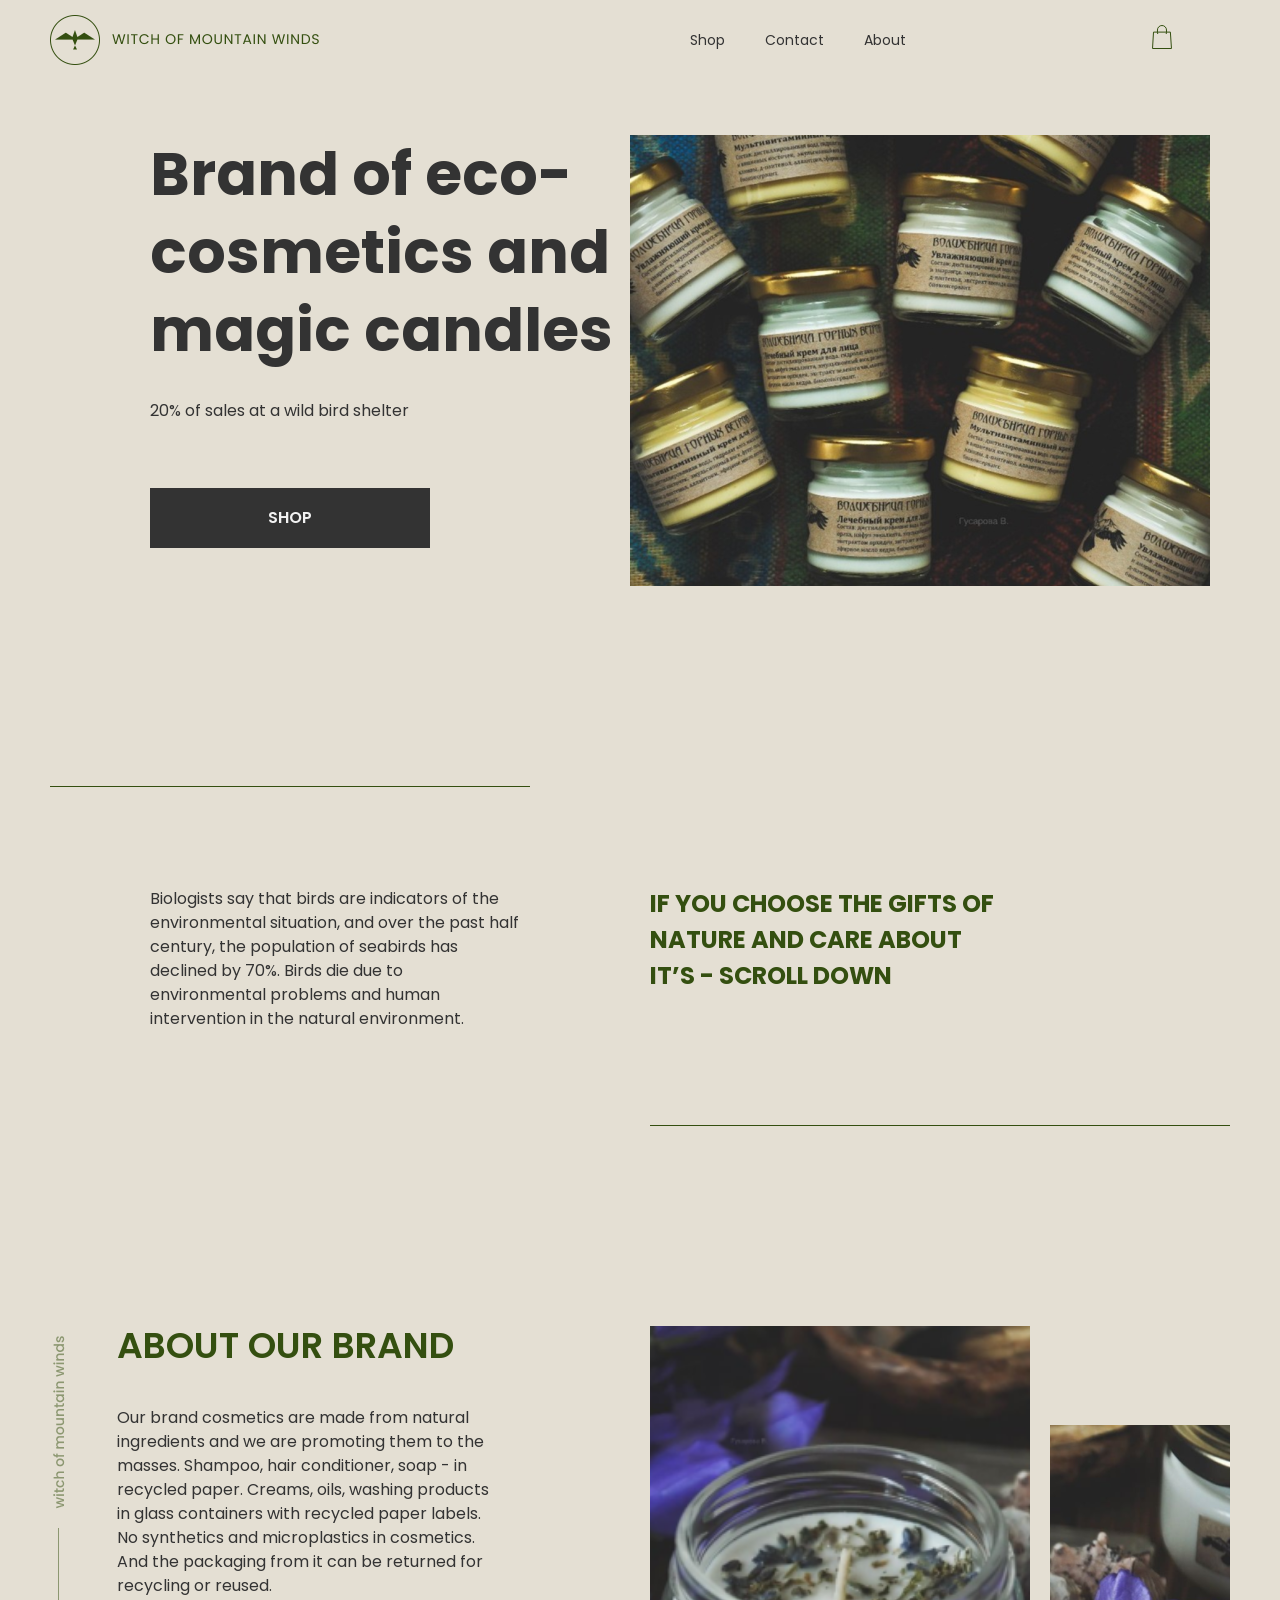
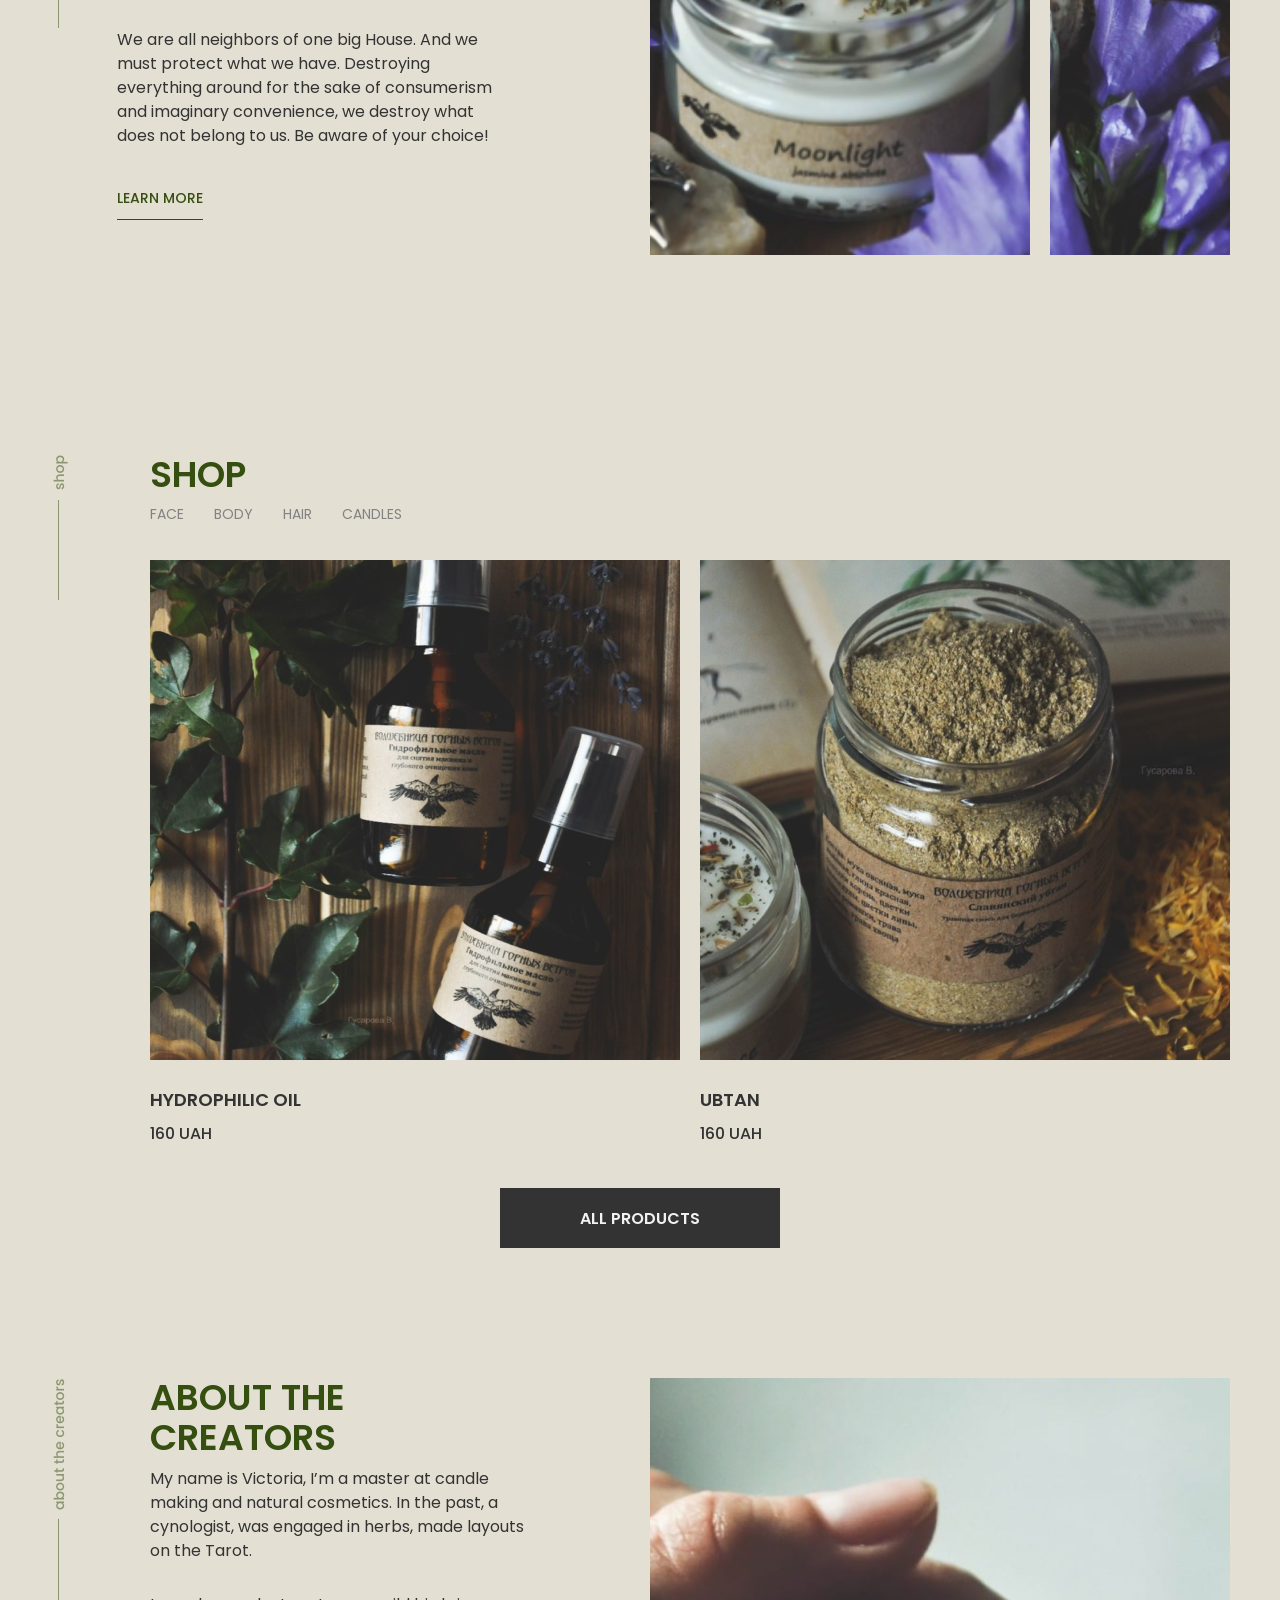
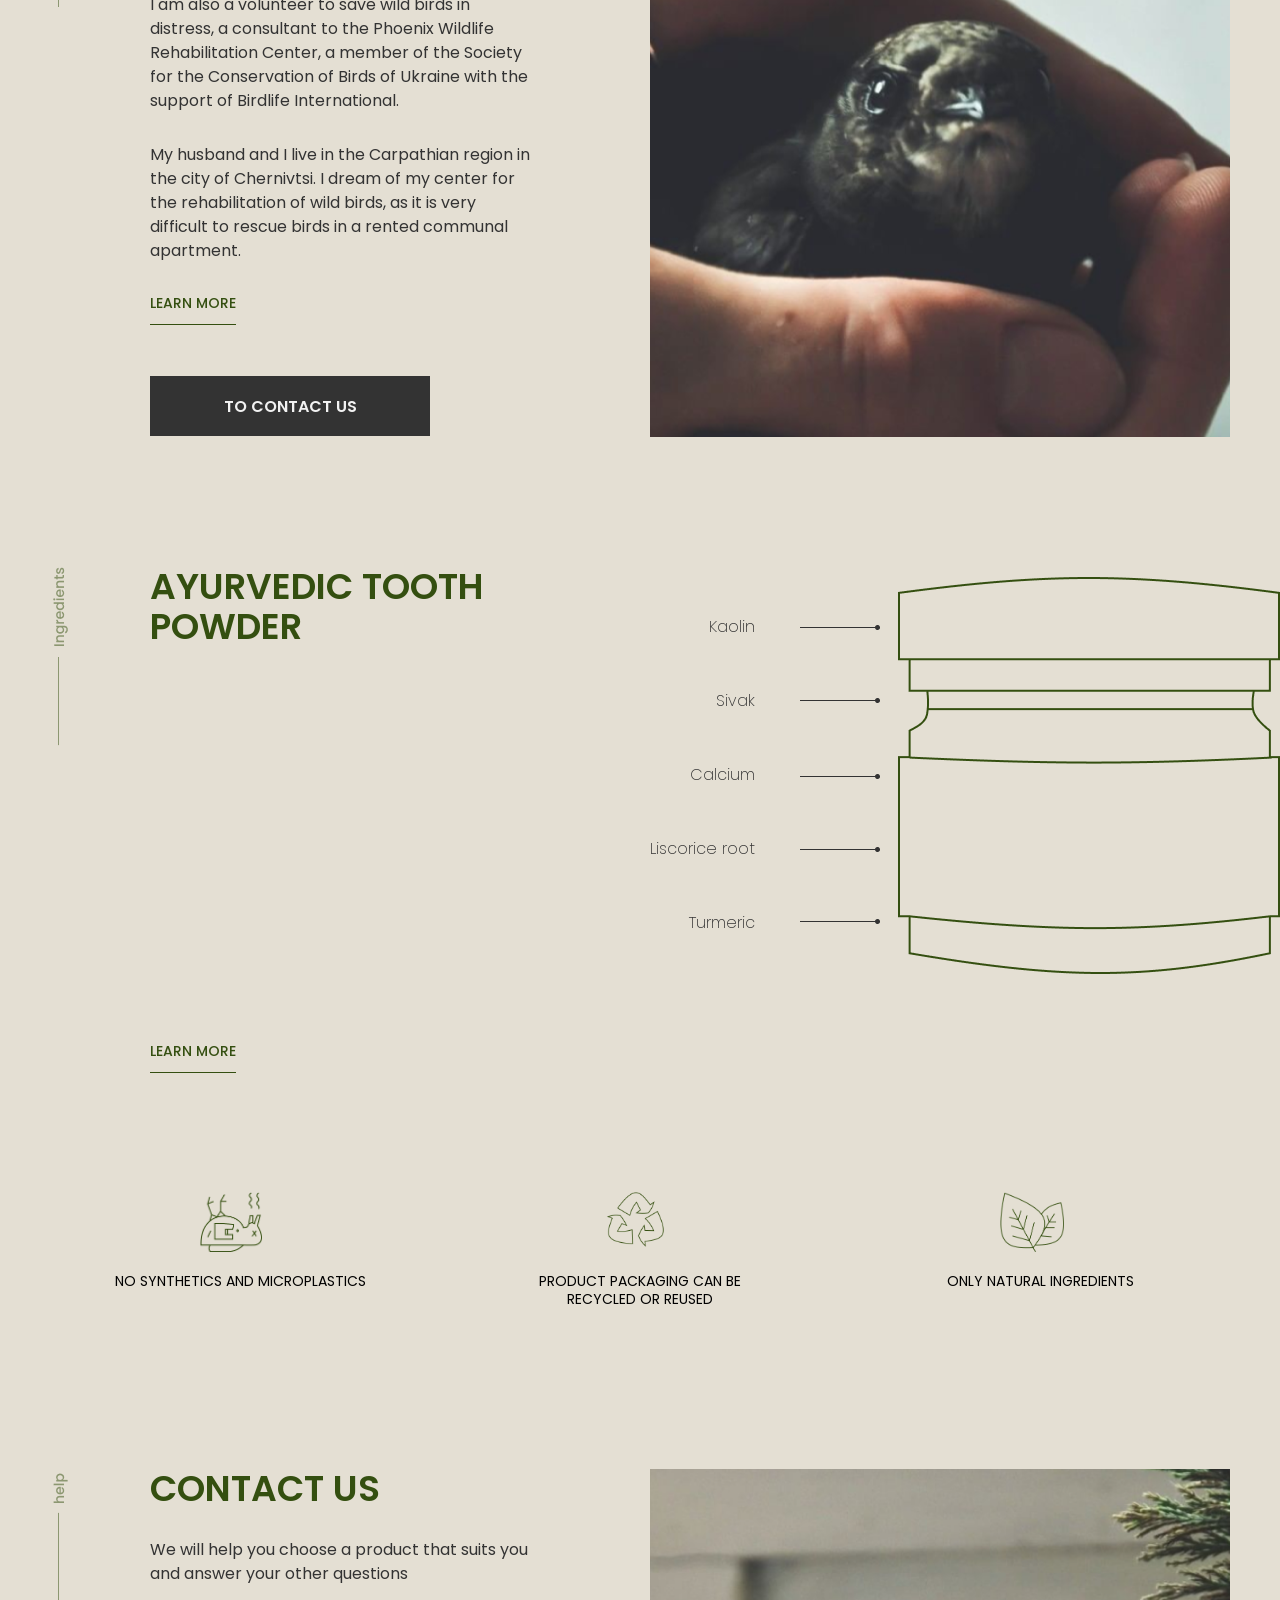
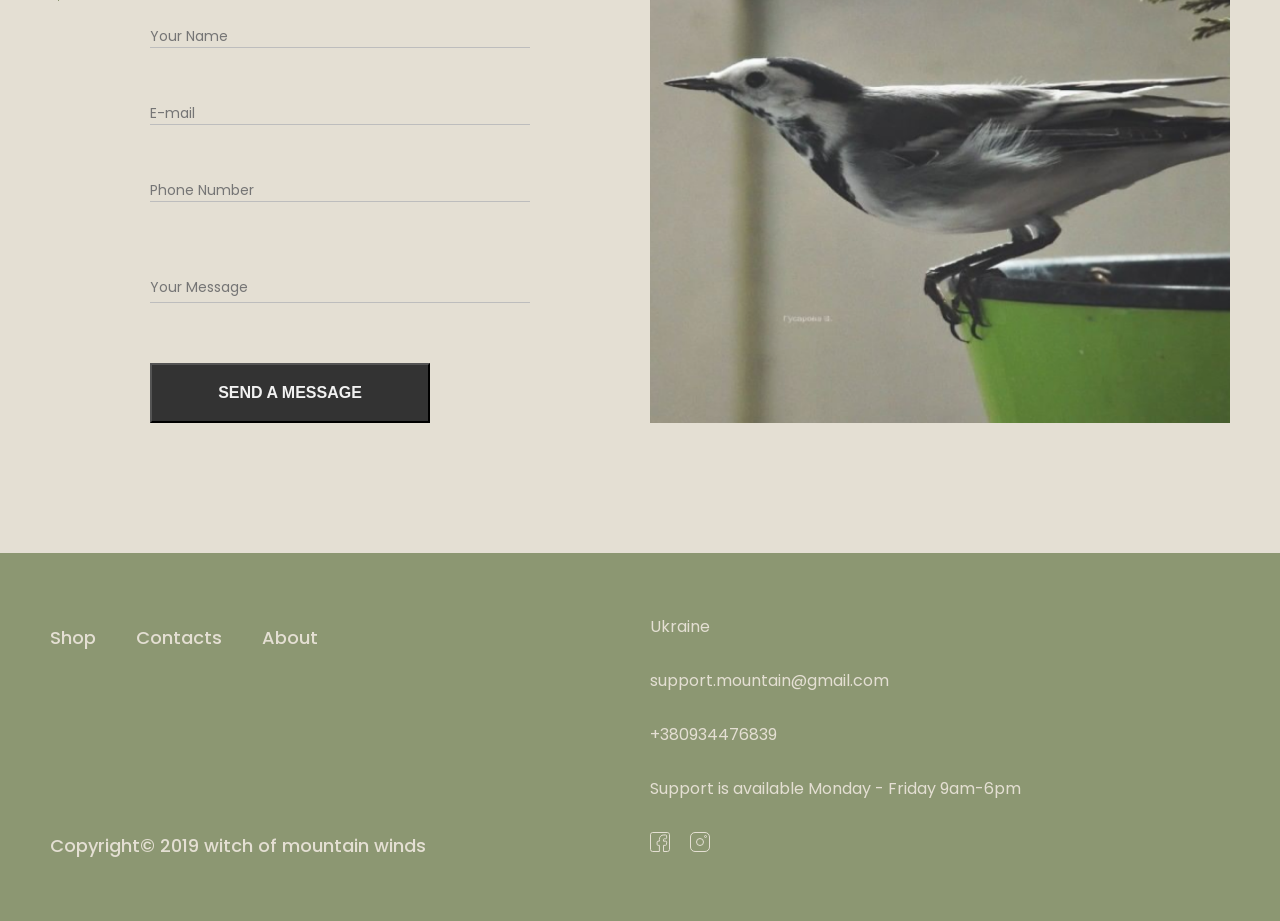
<file: index.html>
<!DOCTYPE html><html lang="en" class="page"><head><meta charset="utf-8"><meta http-equiv="X-UA-Compatible" content="IE=edge"><meta name="viewport" content="width=device-width, initial-scale=1.0"><title>Eco cosmetics</title><link rel="icon" type="icon" href="logo.4c168a7c.svg"><link rel="stylesheet" href="index.ab636eef.css"><script src="index.cabb280d.js" defer></script><link rel="preconnect" href="https://fonts.googleapis.com"><link rel="preconnect" href="https://fonts.gstatic.com" crossorigin><link href="https://fonts.googleapis.com/css2?family=Poppins:wght@400;500;600&display=swap" rel="stylesheet"></head><body class="page__body">  <header class="header"> <div class="container"> <div class="header__content"> <div class="top-bar"> <div class="container"> <div class="top-bar top-bar__icons"> <a href="#menu" class="top-bar__icon"> <img src="icon-menu.2fa0a1fb.svg" alt="menu-icon" class="top-bar__icon--menu"> </a> <a href="#" class="top-bar__logo"> <img src="logo.4c168a7c.svg" alt="page-logo" class="top-bar__icon--logo"> </a> <a href="#" class="top-bar__logoDesktop"> <img src="desktop-logo.9921de0b.png" alt="page-logo" class="top-bar__iconDesktop"> </a> <ul class="top-bar__list"> <li class="top-bar__item"> <a href="#shop" class="top-bar__link"> Shop </a> </li> <li class="top-bar__item"> <a href="#contact-us" class="top-bar__link"> Contact </a> </li> <li class="top-bar__item"> <a href="#about" class="top-bar__link"> About </a> </li> </ul> <a href="#shop" class="top-bar__icon top-bar__icon--shop"> <img src="icon-shop.ac6d676b.svg" alt="shop-icon" class="top-bar__icon--shop"> </a> </div> </div> <div class="header__wrap"> <div class="section__pic"> <img class="section__img section__img--header" src="header-img.cd413650.png" alt="main-img"> </div> <div class="header__grid"> <h1 class="header__main--text">Brand of eco-<br>cosmetics and magic candles</h1> <p class="header__text header__text--grid">20% of sales at a wild bird shelter</p> <div class="header__button section__buttons"> <a href="#shop" class="section__button"> <p class="section__button--text">Shop</p> </a> </div> </div> </div> <div class="header__wrap"> <div class="header__desktopText section__text"> Biologists say that birds are indicators of the<br> environmental situation, and over the past half<br> century, the population of seabirds has<br>declined by 70%. Birds die due to<br>environmental problems and human<br>intervention in the natural environment. </div> <h5 class="header__quote"> if you choose the gifts of<br>nature and care about<br>it’s - scroll down </h5> </div> </div> </div> </div></header>   <aside class="menu page__menu" id="menu"> <div class="container"> <div class="menu__top top-bar top-bar__icons"> <a href="#" class="top-bar__icon"> <img class="menu__top--icon" src="icon-close.2239adc2.svg" alt="close-icon"> </a> </div> <div class="menu__bottom"> <nav class="menu__nav nav"> <ul class="nav__list"> <li class="nav__item"> <a href="#shop" class="nav__link"> Shop </a> </li> <li class="nav__item"> <a href="#contact-us" class="nav__link"> Contact </a> </li> <li class="nav__item"> <a href="#about" class="nav__link"> About </a> </li> </ul> </nav> </div> </div> </aside>   <main> <div class="container"> <section class="about-our-brand"> <div class="about-our-brand__wrap section__container"> <div class="section__sideIcon"> <img src="side-icon1.ac91d57b.png" alt> </div> <div class="about-our-brand__grid"> <h4 class="about-our-brand__header section__header">About our brand</h4> <p class="section__text"> Our brand cosmetics are made from natural ingredients and we are promoting them to the masses. Shampoo, hair conditioner, soap - in recycled paper. Creams, oils, washing products in glass containers with recycled paper labels. No synthetics and microplastics in cosmetics. And the packaging from it can be returned for recycling or reused. </p> <p class="about-our-brand__textDisplay section__text"> We are all neighbors of one big House. And we must protect what we have. Destroying everything around for the sake of consumerism and imaginary convenience, we destroy what does not belong to us. Be aware of your choice! </p> <a href="#" class="section__learn-more"> Learn more </a> </div> <img src="about-brand-img.8c18d3e8.png" class="about-our-brand__img"> <img src="about-brand-2.1e15228d.png" class="about-our-brand__secImg" alt> </div> </section> <section class="shop" id="shop"> <div class="shop__wrap"> <div class="section__sideIcon"> <img src="side-shop.850dd86b.png" alt> </div> <div class="shop__grid"> <h4 class="section__header section__header--shop"> Shop </h4> <article class="shop__nav"> <a href="#" class="shop__link shop__link--face">Face</a> <a href="#" class="shop__link">Body</a> <a href="#" class="shop__link">Hair</a> <a href="#" class="shop__link">Candles</a> </article> <div class="shop__products"> <a href="#" class="shop__product"> <img class="shop__img" src="hydropilic-oil.3a1f17a3.png" alt="hydrophilic oil"> <h5 class="shop__header">Hydrophilic oil</h5> <p class="shop__price">160 UAH</p> </a> <a href="#" class="shop__product shop__product--ubran"> <img class="shop__img" src="ubtan-img.f8427829.png" alt="ubtan"> <h5 class="shop__header">Ubtan</h5> <p class="shop__price">160 UAH</p> </a> </div> </div> </div> <div class="shop__button"> <a href="#" class="section__button"> <p class="section__button--text">All products</p> </a> </div> </section> <section class="about-the-creators" id="about"> <div class="about-the-creators__wrap section__container"> <div class="section__sideIcon"> <img src="side-about.f09796a3.png" alt> </div> <div class="about-the-creators__grid"> <h4 class="section__header"> About the<br>creators </h4> <p class="section__text"> My name is Victoria, I’m a master at candle making and natural cosmetics. In the past, a cynologist, was engaged in herbs, made layouts on the Tarot. </p> <p class="section__text"> I am also a volunteer to save wild birds in distress, a consultant to the Phoenix Wildlife Rehabilitation Center, a member of the Society for the Conservation of Birds of Ukraine with the support of Birdlife International. </p> <p class="about-the-creators__text section__text"> My husband and I live in the Carpathian region in the city of Chernivtsi. I dream of my center for the rehabilitation of wild birds, as it is very difficult to rescue birds in a rented communal apartment. </p> <a href="#" class="section__learn-more"> Learn more </a> <a href="#contact-us" class="about-the-creators__button section__button"> <p class="section__button--text">To contact us</p> </a> </div> <img src="bird-img.e3d387a5.png" class="about-the-creators__img" alt="bird-img"> </div> </section> <section class="tooth-powder"> <div class="section__container"> <div class="tooth-powder__wrap"> <div class="section__sideIcon"> <img src="side-ingredients.b73d798e.png" alt> </div> <h4 class="section__header tooth-powder__header"> Ayurvedic Tooth Powder </h4> <article class="tooth-powder__composition"> <ul class="tooth-powder__list"> <li class="tooth-powder__item">Kaolin</li> <li class="tooth-powder__item">Sivak</li> <li class="tooth-powder__item">Calcium</li> <li class="tooth-powder__item">Liscorice root</li> <li class="tooth-powder__item">Turmeric</li> </ul> <img class="tooth-powder__img" src="tooth-powder.cfb6a79d.png"> </article> </div> <a href="#" class="section__learn-more tooth-powder__learn"> Learn more </a> <div class="tooth-powder__wrapper"> <div class="tooth-powder__pic"> <img src="snail-icon.04c2ae3c.png" class="tooth-powder__icon tooth-powder__icon--first"> <p class="tooth-powder__text">No synthetics and microplastics</p> </div> <div class="tooth-powder__pic"> <img src="recycle-icon.715d8e48.png" class="tooth-powder__icon tooth-powder__icon--second"> <p class="tooth-powder__text">product packaging can be<br>recycled or reused</p> </div> <div class="tooth-powder__pic"> <img src="leaf-icon.d03c45e6.png" class="tooth-powder__icon tooth-powder__icon--third"> <p class="tooth-powder__text">only natural ingredients</p> </div> </div> </div> </section> <section class="contact-us" id="contact-us"> <div class="contacts__wrap section__container"> <div class="section__sideIcon"> <img src="side-help.c1b4f0d5.png" alt> </div> <div class="contacts__grid"> <h4 class="section__header">Contact us</h4> <p class="contacts__text section__text"> We will help you choose a product that suits you and answer your other questions </p> <form onsubmit="this.reset(); return false;" class="contacts__form"> <input type="text" id="name" name="name" class="contacts__input" placeholder="Your Name" required> <input type="email" id="email" name="email" class="contacts__input" placeholder="E-mail" required> <input type="number" id="number" name="number" class="contacts__input" placeholder="Phone Number" required> <textarea type="text" id="message" name="message" class="contacts__input contacts__input--textarea" placeholder="Your Message" required></textarea> <input type="submit" id="submit" name="submit" class="contacts__button" value="send a message" required> </form> </div> <img src="contact-bird-img.b546ffd2.png" alt="bird-img" class="contacts__pic"> </div> </section> </div> </main>   <footer class="footer"> <div class="container footer__wrap"> <div class="footer__grid"> <ul class="footer__list"> <li class="footer__item"> <a href="#shop" class="footer__link"> <p class="footer__link--text">shop</p> </a> </li> <li class="footer__item"> <a href="#contact-us" class="footer__link"> <p class="footer__link--text">contacts</p> </a> </li> <li class="footer__item"> <a href="#about" class="footer__link"> <p class="footer__link--text">about</p> </a> </li> </ul> </div> <div class="footer__icons"> <a href="https://www.facebook.com/" class="footer__img" target="_blank"> <img src="facebook-icon.1f45d34d.svg" alt="facebook"> </a> <a href="https://www.instagram.com/" class="footer__img" target="_blank"> <img src="instagram-icon.20485f19.svg" alt="instagram"> </a> </div> <div class="footer__grid2"> <div class="footer__text"> Ukraine<br><br> </div> <a href="mailto:support.mountain@gmail.com" class="footer__text"> support.mountain@gmail.com<br><br> </a> <a href="tel:+380934476839" class="footer__text"> +380934476839<br><br> </a> <div class="footer__text"> Support is available Monday - Friday 9am-6pm </div> </div> <div class="footer__end footer__grid"> &copy; 2019 witch of mountain winds </div> <div class="footer__end footer__grid footer__visible"> Copyright&copy; 2019 witch of mountain winds </div> </div> </footer>  </body></html>
</file>
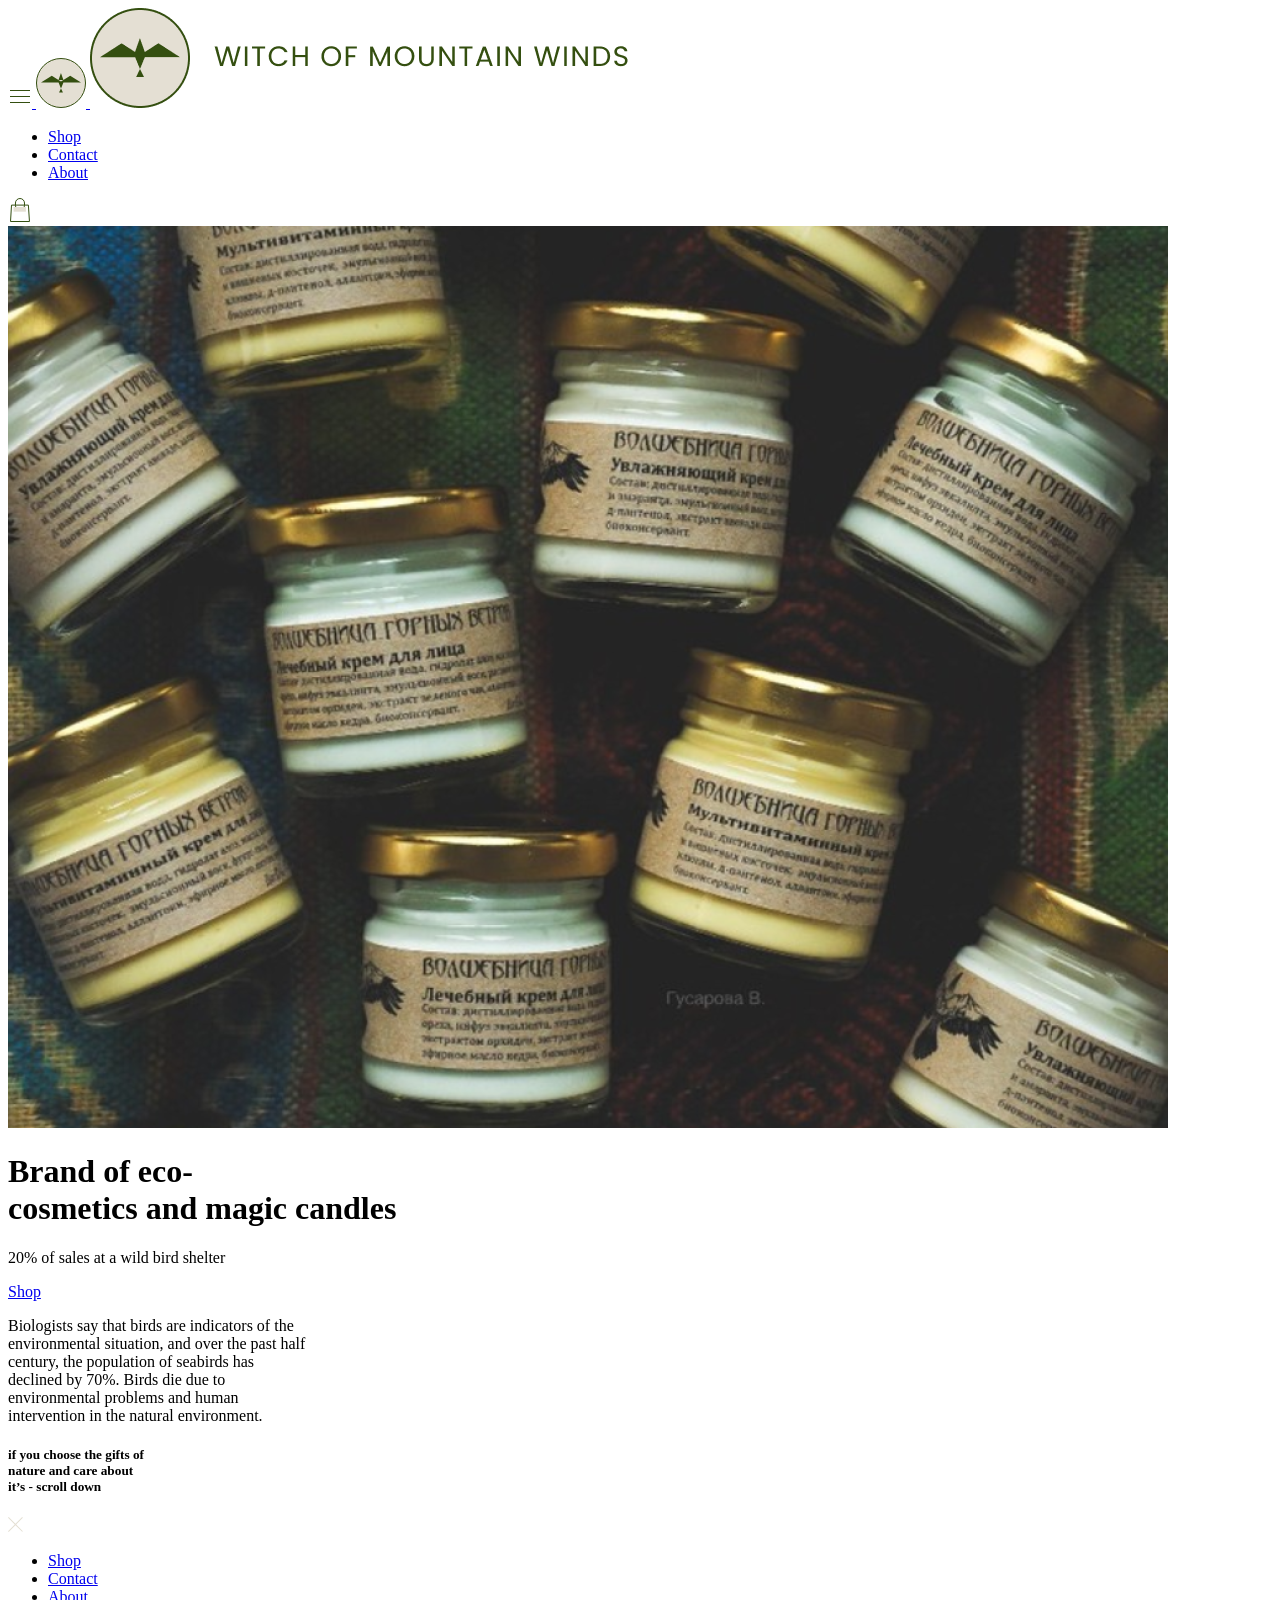
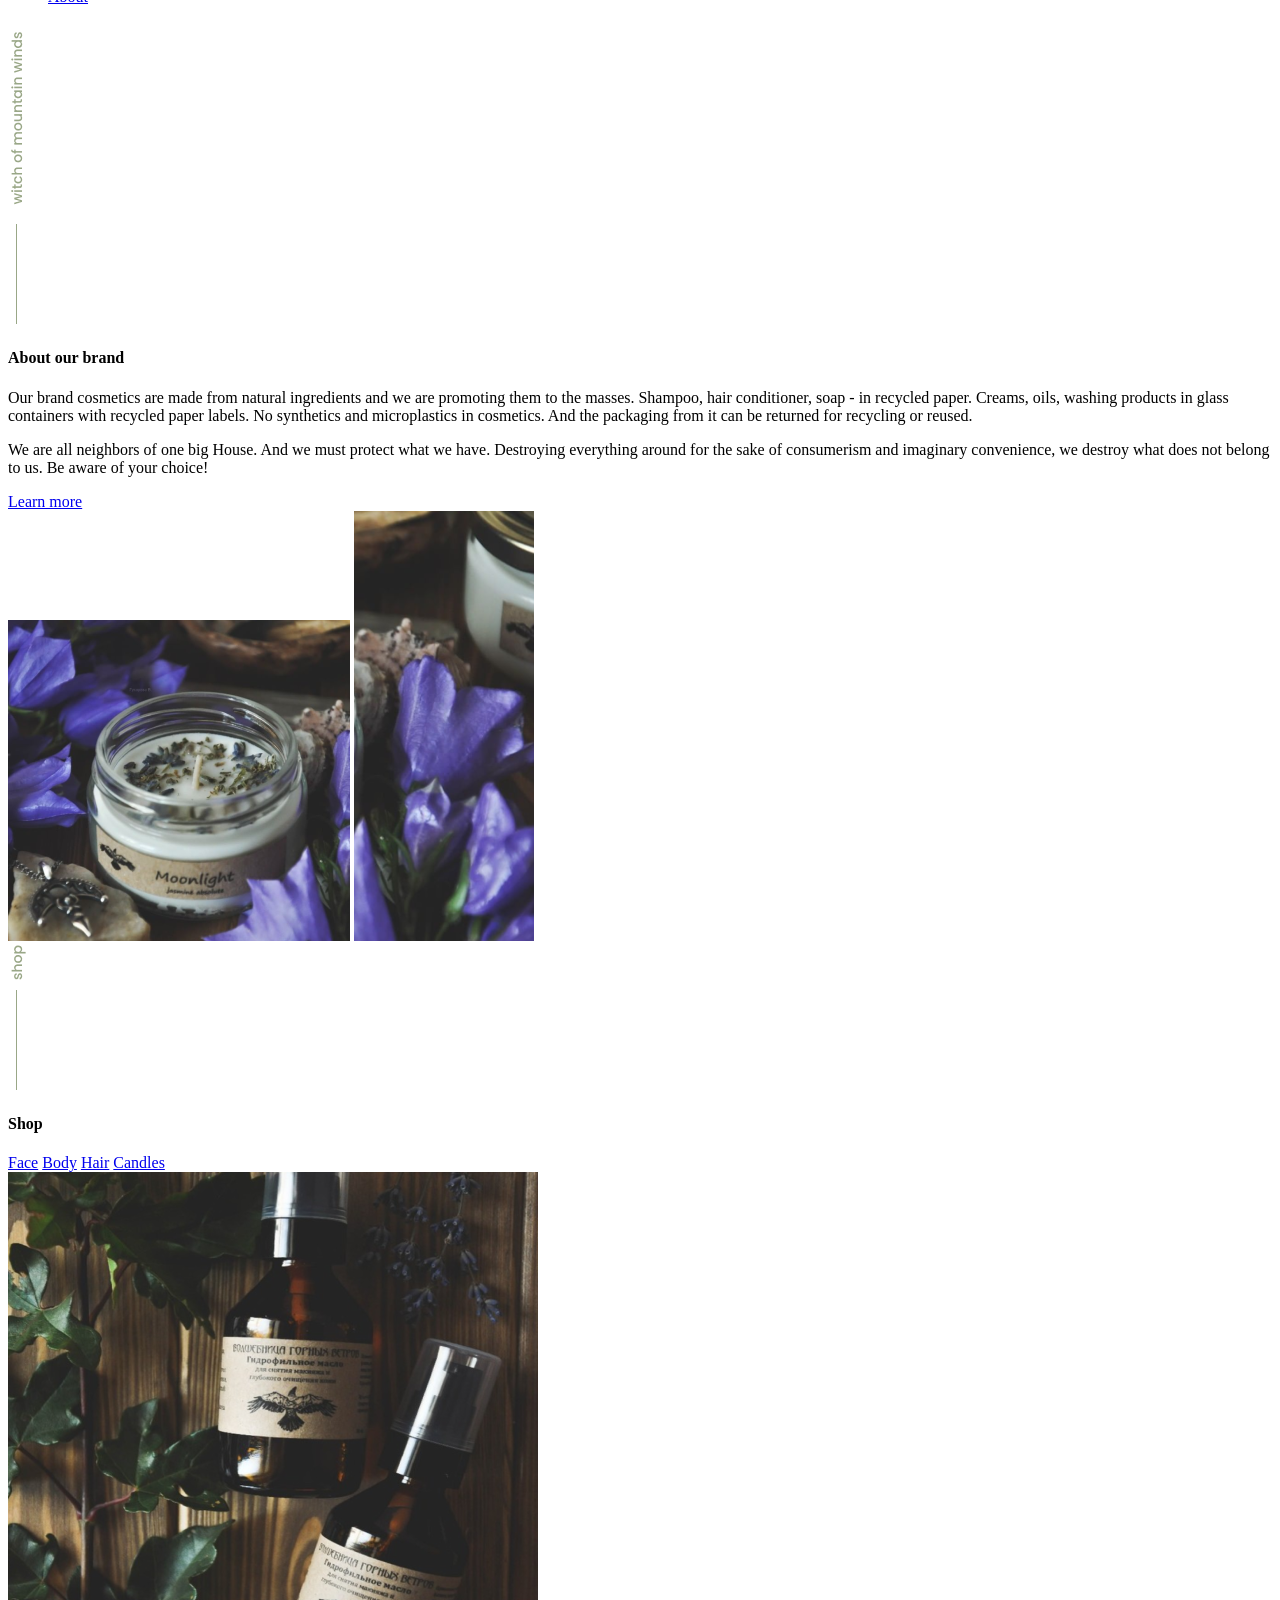
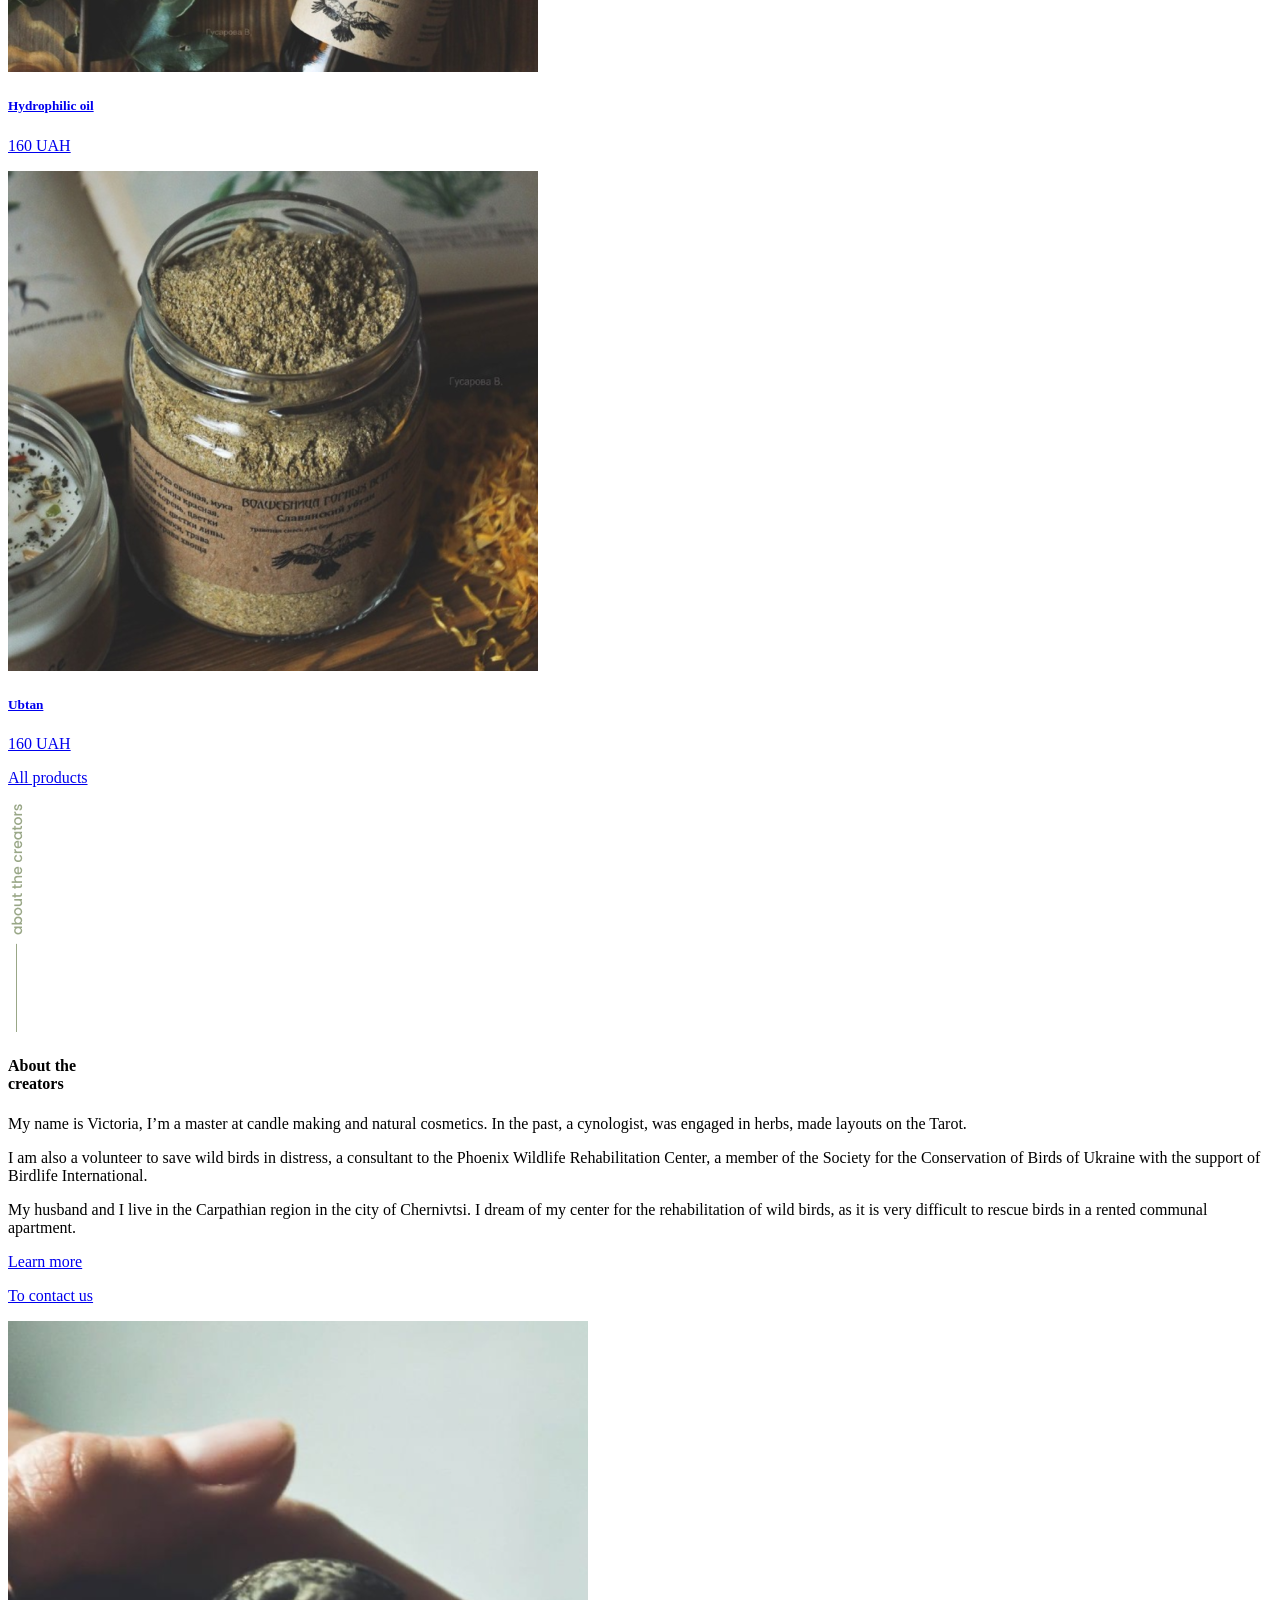
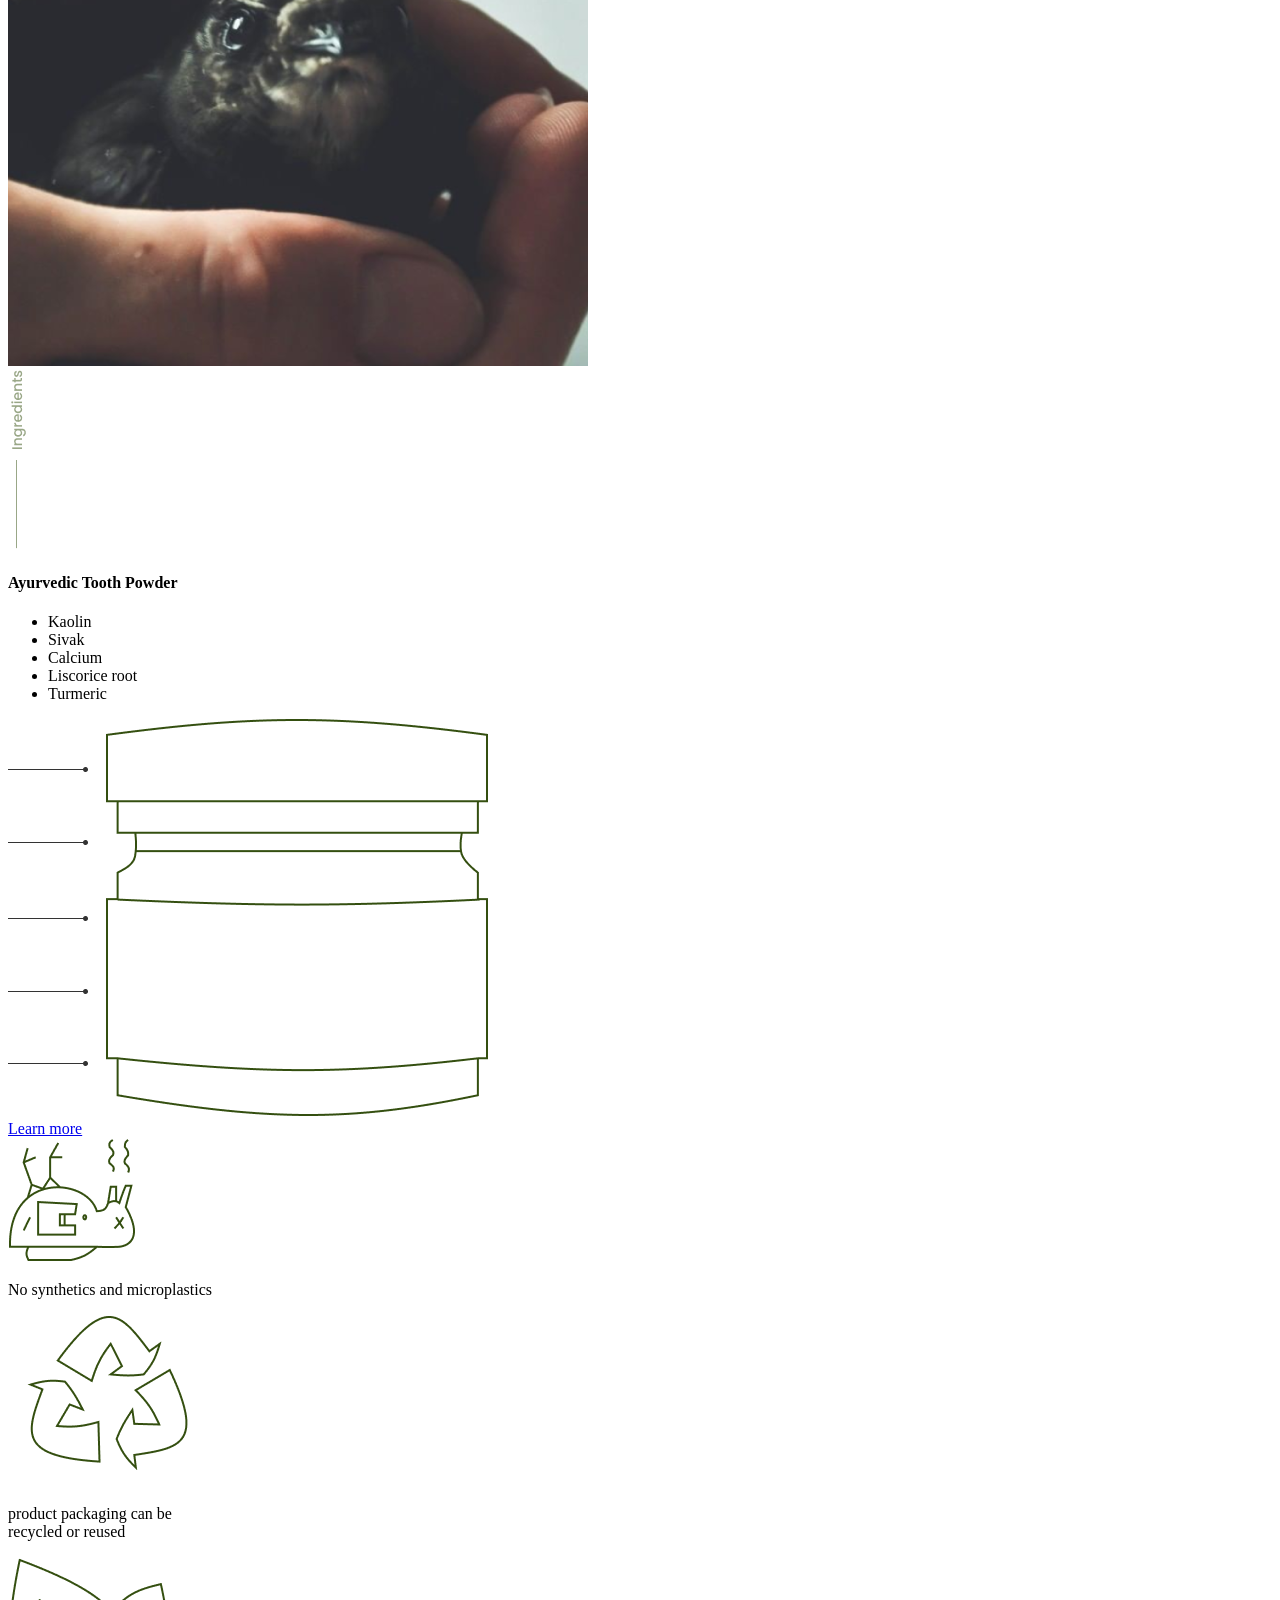
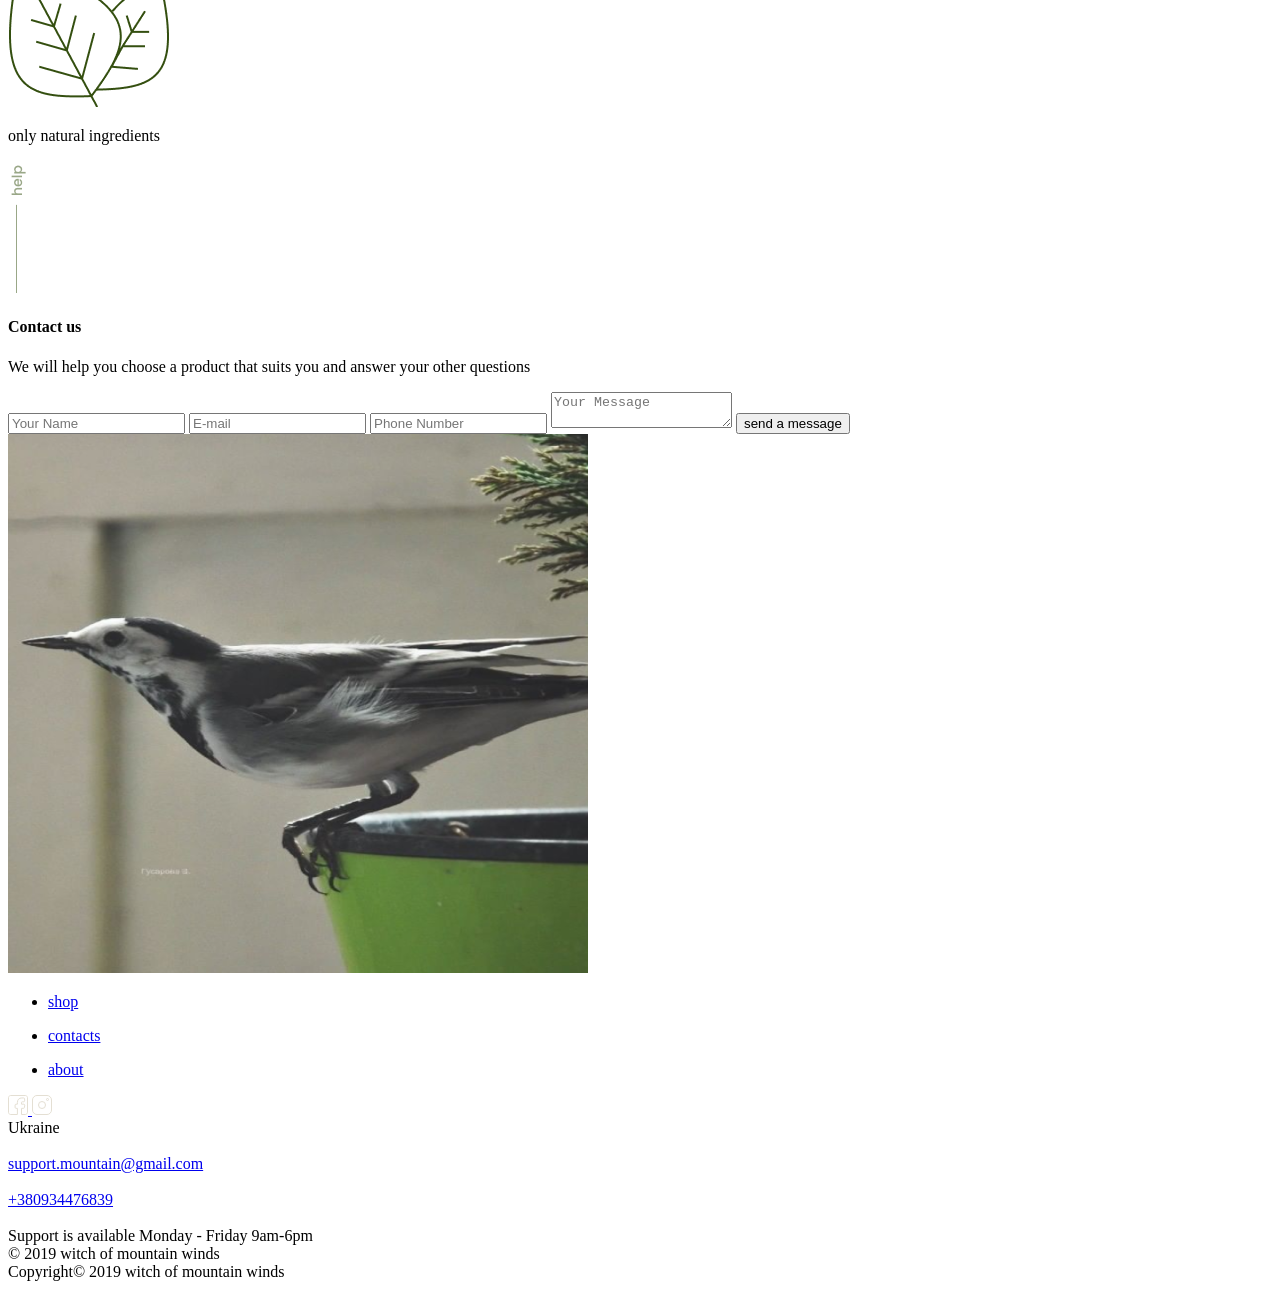
<file: src/index.html>
<!DOCTYPE html>
<html lang="en" class="page">
  <!-- #region head -->
<head>
  <meta charset="UTF-8">
  <meta http-equiv="X-UA-Compatible" content="IE=edge">
  <meta name="viewport" content="width=device-width, initial-scale=1.0">
  <title>Eco cosmetics</title>
  <link
    rel="icon"
    type="icon"
    href="images/icons/logo.svg"
  >
  <link rel="stylesheet" href="./styles/styles.scss">
  <script src="scripts/main.js" defer></script>
  <link rel="preconnect" href="https://fonts.googleapis.com">
  <link rel="preconnect" href="https://fonts.gstatic.com" crossorigin>
  <link href="https://fonts.googleapis.com/css2?family=Poppins:wght@400;500;600&display=swap" rel="stylesheet">
</head>
<!-- #endregion -->
<!-- #region body -->
<body class="page__body">
<!-- #region HEADER -->
<header class="header">
  <div class="container">
    <div class="header__content">
      <div class="top-bar">
        <div class="container">
          <div class="top-bar top-bar__icons">
            <a href="#menu" class="top-bar__icon">
              <img
                src="images/icons/icon-menu.svg"
                alt="menu-icon"
                class="top-bar__icon--menu"
              />
            </a>
            <a href="#" class="top-bar__logo" >
              <img
                src="images/icons/logo.svg"
                alt="page-logo"
                class="top-bar__icon--logo"
              />
            </a>
            <a href="#" class="top-bar__logoDesktop" >
              <img
                src="../src/images/icons/desktop-logo.png"
                alt="page-logo"
                class="top-bar__iconDesktop"
              />
            </a>

            <ul class="top-bar__list">
              <li class="top-bar__item">
                <a
                  href="#shop"
                  class="top-bar__link">
                  Shop
                </a>
              </li>
              <li class="top-bar__item">
                <a href="#contact-us" class="top-bar__link">
                  Contact
                </a>
              </li>
              <li class="top-bar__item">
                <a href="#about" class="top-bar__link">
                  About
                </a>
              </li>
            </ul>

            <a href="#shop" class="top-bar__icon top-bar__icon--shop">
              <img
                src="images/icons/icon-shop.svg"
                alt="shop-icon"
                class="top-bar__icon--shop"
              />
            </a>
          </div>
        </div>
        <div class="header__wrap">
          <div class="section__pic">
            <img
              class="section__img section__img--header"
              src="./images/header-img.png"
              alt="main-img"
            />
          </div>

          <div class="header__grid">

            <h1 class="header__main--text">Brand of eco-<br>cosmetics and magic candles</h1>
            <p class="header__text header__text--grid">20% of sales at a wild bird shelter</p>
            <div class="section__buttons  header__button">
              <a
                href="#shop"
                class="section__button"
              >
                <p class="section__button--text">Shop</p>
              </a>
            </div>
          </div>

        </div>
          <div class="header__wrap">
            <div class="section__text header__desktopText">
              Biologists say that birds are indicators of the<br>
              environmental situation, and over the past half<br>
              century, the population of seabirds has<br>declined
              by 70%. Birds die due to<br>environmental problems
              and human<br>intervention in the natural environment.
            </div>
            <h5 class="header__quote">
              if you choose the gifts of<br>nature and care
              about<br>it’s - scroll down
            </h5>
          </div>
    </div>
  </div>
</header>
<!-- #endregion -->
<!-- #region nav page-menu -->
<aside class="menu page__menu" id="menu">
  <div class="container">
    <div class="top-bar top-bar__icons menu__top">
      <a href="#" class="top-bar__icon">
        <img
          class="menu__top--icon"
          src="./images/icons/icon-close.svg"
          alt="close-icon"
        />
      </a>
    </div>
    <div class="menu__bottom">
      <nav class="nav menu__nav">
        <ul class="nav__list">
          <li class="nav__item">
            <a
              href="#shop"
              class="nav__link">
              Shop
            </a>
          </li>
          <li class="nav__item">
            <a href="#contact-us" class="nav__link">
              Contact
            </a>
          </li>
          <li class="nav__item">
            <a href="#about" class="nav__link">
              About
            </a>
          </li>
        </ul>
      </nav>
    </div>
  </div>
</aside>
<!-- #endregion -->
<!-- #region MAIN -->
<main>
  <div class="container">
    <section class="about-our-brand">
      <div class="section__container about-our-brand__wrap">
        <div class="section__sideIcon">
          <img src="../src/images/icons/side-icon1.png" alt="">
        </div>
        <div class="about-our-brand__grid">
          <h4 class="section__header about-our-brand__header">About our brand</h4>
          <p class="section__text">
            Our brand cosmetics are made from natural ingredients
            and we are promoting them to the masses. Shampoo,
            hair conditioner, soap - in recycled paper.
            Creams, oils, washing products in glass containers
            with recycled paper labels. No synthetics and microplastics
            in cosmetics. And the packaging from it can
            be returned for recycling or reused.
          </p>
          <p class="section__text about-our-brand__textDisplay">
            We are all neighbors of one big House. And we must protect what we have. Destroying everything around for the sake of consumerism and imaginary convenience, we destroy what does not belong to us. Be aware of your choice!
          </p>
          <a
            href="#"
            class="section__learn-more"
          >
            Learn more
          </a>
        </div>
        <img
            src="../src/images/about-brand-img.png"
            class="about-our-brand__img"
        >
        <img
          src="../src/images/about-brand-2.png"
          class="about-our-brand__secImg"
          alt=""
        >
      </div>
    </section>
    <section class="shop" id="shop">
      <div class="shop__wrap">
        <div class="section__sideIcon">
        <img src="../src/images/icons/side-shop.png" alt="">
      </div>
      <div class="shop__grid">
          <h4 class="
            section__header
            section__header--shop
          "
          >
            Shop
          </h4>
          <article class="shop__nav">
            <a href="#" class="shop__link shop__link--face">Face</a>
            <a href="#" class="shop__link">Body</a>
            <a href="#" class="shop__link">Hair</a>
            <a href="#" class="shop__link">Candles</a>
          </article>
          <div class="shop__products">
            <a href="#" class="shop__product">
                <img
                  class="shop__img"
                  src="../src/images/hydropilic-oil.png"
                  alt="hydrophilic oil"
                >
              <h5 class="shop__header">Hydrophilic oil</h5>
              <p class="shop__price">160 UAH</p>
            </a>
            <a href="#" class="shop__product shop__product--ubran">
                <img
                  class="shop__img "
                  src="../src/images/ubtan-img.png"
                  alt="ubtan"
                >

              <h5 class="shop__header">Ubtan</h5>
              <p class="shop__price">160 UAH</p>
            </a>
          </div>


      </div>
      </div>

      <div class="shop__button">
        <a href="#" class="section__button">
          <p class="section__button--text">All products</p>
        </a>
      </div>

    </section>
    <section class="about-the-creators" id="about">
      <div class="section__container about-the-creators__wrap">
        <div class="section__sideIcon">
          <img src="../src/images/icons/side-about.png" alt="">
        </div>
        <div class="about-the-creators__grid">
          <h4 class="section__header">
            About the<br>creators
          </h4>
          <p class="section__text">
            My name is Victoria, I’m a master at candle making
            and natural cosmetics. In the past, a cynologist,
            was engaged in herbs, made layouts on the Tarot.
          </p>
          <p class="section__text">
            I am also a volunteer to save wild birds in distress,
            a consultant to the Phoenix Wildlife Rehabilitation
            Center, a member of the Society for the Conservation
            of Birds of Ukraine with the support of Birdlife International.
          </p>
          <p class="section__text about-the-creators__text">
            My husband and I live in the Carpathian region in the
            city of Chernivtsi. I dream of my center for the rehabilitation
            of wild birds, as it is very difficult to rescue birds in a
            rented communal apartment.
          </p>
          <a
            href="#"
            class="section__learn-more"
          >
            Learn more
          </a>
          <a
            href="#contact-us"
            class="section__button about-the-creators__button"
          >
            <p class="section__button--text">To contact us</p>
          </a>
        </div>
        <img
          src="../src/images/bird-img.png"
          class="about-the-creators__img"
          alt="bird-img"
        >
      </div>
    </section>
    <section class="tooth-powder">
      <div class="section__container">
        <div class="tooth-powder__wrap">
          <div class="section__sideIcon">
            <img src="../src/images/icons/side-ingredients.png" alt="">
          </div>
          <h4 class="
            section__header
            tooth-powder__header
            "
          >
            Ayurvedic Tooth Powder
          </h4>
          <article class="tooth-powder__composition">
            <ul class="tooth-powder__list">
              <li class="tooth-powder__item">Kaolin</li>
              <li class="tooth-powder__item">Sivak</li>
              <li class="tooth-powder__item">Calcium</li>
              <li class="tooth-powder__item">Liscorice root</li>
              <li class="tooth-powder__item">Turmeric</li>
            </ul>
            <img
              class="tooth-powder__img"
              src="../src/images/tooth-powder.png"/>
          </article>
        </div>
        <a
            href="#"
            class="section__learn-more tooth-powder__learn"
          >
            Learn more
          </a>



          <div class="tooth-powder__wrapper">
            <div class="tooth-powder__pic">
              <img
                src="../src/images/icons/snail-icon.png"
                class="tooth-powder__icon tooth-powder__icon--first"
              />
              <p class="tooth-powder__text">No synthetics and microplastics</p>
            </div>
            <div class="tooth-powder__pic">
              <img
                src="../src/images/icons/recycle-icon.png"
                class="tooth-powder__icon tooth-powder__icon--second"
              />
              <p class="tooth-powder__text">product packaging can be<br>recycled or reused</p>
            </div>
            <div class="tooth-powder__pic">
              <img
                src="../src/images/icons/leaf-icon.png"
                class="tooth-powder__icon tooth-powder__icon--third"
              />
              <p class="tooth-powder__text">only natural ingredients</p>
            </div>
          </div>
        </div>
    </section>
    <section class="contact-us" id="contact-us">
      <div class="section__container contacts__wrap">
        <div class="section__sideIcon">
          <img src="../src/images/icons/side-help.png" alt="">
        </div>
        <div class="contacts__grid">
          <h4 class="section__header">Contact us</h4>
          <p class="section__text contacts__text">
            We will help you choose a product that
            suits you and answer your other questions
          </p>
          <form
            onSubmit="this.reset(); return false;"
            class="contacts__form"
          >
            <input
              type="text"
              id="name"
              name="name"
              class="contacts__input"
              placeholder="Your Name"
              required
            >
            <input
              type="email"
              id="email"
              name="email"
              class="contacts__input"
              placeholder="E-mail"
              required
            >
            <input
              type="number"
              id="number"
              name="number"
              class="contacts__input"
              placeholder="Phone Number"
              required
            >
            <textarea
              type="text"
              id="message"
              name="message"
              class="
                contacts__input
                contacts__input--textarea
              "
              placeholder="Your Message"
              required
            ></textarea>
            <input
              type="submit"
              id="submit"
              name="submit"
              class="
              contacts__button
              "
              value="send a message"
              required
            >
          </form>
        </div>

        <img
          src="../src/images/contact-bird-img.png"
          alt="bird-img"
          class="contacts__pic"
        >
      </div>
    </section>
  </div>

</main>
<!-- #endregion -->
<!-- #region FOOTER -->
<footer class="footer">
  <div class="container footer__wrap">
    <div class="footer__grid">
      <ul class="footer__list">
        <li class="footer__item">
          <a href="#shop" class="footer__link">
            <p class="footer__link--text">shop</p>
          </a>
        </li>
        <li class="footer__item">
          <a href="#contact-us" class="footer__link">
            <p class="footer__link--text">contacts</p>
          </a>
        </li>
        <li class="footer__item">
          <a href="#about" class="footer__link">
            <p class="footer__link--text">about</p>
          </a>
        </li>
      </ul>
    </div>

      <div class="footer__icons">
        <a
          href="https://www.facebook.com/"
          class="footer__img"
          target="_blank"
        >
          <img
            src="images/icons/facebook-icon.svg"
            alt="facebook"
          />
        </a>
        <a
          href="https://www.instagram.com/"
          class="footer__img"
          target="_blank"
        >
          <img
            src="images/icons/instagram-icon.svg"
            alt="instagram"
          />
        </a>
      </div>
    <div class="footer__grid2">
      <div class="footer__text">
        Ukraine<br><br>
      </div>
      <a
        href="mailto:support.mountain@gmail.com"
        class="footer__text"
      >
        support.mountain@gmail.com<br><br>
      </a>
      <a
        href="tel:+380934476839"
        class="footer__text"
      >
        +380934476839<br><br>
      </a>
      <div class="footer__text">
        Support is available Monday - Friday 9am-6pm
      </div>
    </div>

    <div class="footer__end footer__grid">
      &copy; 2019 witch of mountain winds
    </div>
    <div class="footer__end footer__grid footer__visible">
      Copyright&copy; 2019 witch of mountain winds
    </div>
  </div>
</footer>
<!-- #endregion -->
</body>
<!-- #endregion -->
</html>
</file>
<file: index.ab636eef.css>
*{box-sizing:border-box}.page{scroll-behavior:smooth;background-color:#e4dfd3;font-family:Poppins,sans-serif;font-size:14px;font-style:normal;font-weight:400;line-height:21px}.page__body{margin:0;padding-left:20px;padding-right:20px}@media (min-width:768px){.page__body{padding-left:27px;padding-right:27px}}@media (min-width:1280px){.page__body{padding-left:50px;padding-right:50px}}@media (min-width:1280px) and (min-width:1440px){.page__body{padding-left:130px;padding-right:130px}}.page__menu{opacity:0;pointer-events:0;transition:all .5s;position:fixed;top:0;left:0;right:0;transform:translateY(-100%)}.page__menu:target{opacity:1;pointer-events:all;transform:translateY(0)}.page:has(.page__menu:target){overflow:hidden}.page h1{text-align:center;color:#333;font-size:24px;line-height:130%}@media (min-width:1280px){.page h1{text-align:left;font-size:60px}}.nav__list{-ms-flex-direction:column;flex-direction:column;-ms-flex-align:center;align-items:center;gap:14px;padding:0 20px;list-style:none;display:block}@media (min-width:768px){.nav__list{padding-left:27px;padding-right:27px}}@media (min-width:1280px){.nav__list{padding-left:50px;padding-right:50px}}@media (min-width:1280px) and (min-width:1440px){.nav__list{padding-left:130px;padding-right:130px}}.nav__item{text-align:center;margin-bottom:30px;font-size:18px;font-weight:600;transition:transform .3s}.nav__item:hover{transform:scale(1.1)}.nav__link{color:#e4dfd3;text-decoration:none}.nav__link:after{content:"";background-color:#828282;width:100%;height:1px;margin-top:10px;display:block}.top-bar{padding-top:15px}.top-bar__icons{-ms-flex-direction:row;flex-direction:row;-ms-flex-pack:justify;justify-content:space-between;-ms-flex-align:center;align-items:center;margin-bottom:20px;padding-top:0;display:-ms-flexbox;display:flex}@media (min-width:1280px){.top-bar__icons{grid-template-columns:repeat(2,1fr);column-gap:20px;display:grid}}@media (min-width:1280px) and (min-width:768px){.top-bar__icons{grid-template-columns:repeat(6,1fr);column-gap:30px;display:grid}}@media (min-width:1280px) and (min-width:1280px){.top-bar__icons{grid-template-columns:repeat(12,1fr);column-gap:20px;display:grid}}.top-bar__logo{width:24px;height:24px;display:-ms-flexbox;display:flex;position:relative}@media (min-width:769px){.top-bar__logo{display:none}}.top-bar__icon{display:-ms-flexbox;display:flex}@media (min-width:769px){.top-bar__icon{display:none}}@media (min-width:1280px) and (min-width:769px){.top-bar__icon--menu{display:none}}@media (min-width:769px){.top-bar__icon--logo{display:none}}.top-bar__icon--shop{-ms-flex-pack:end;justify-content:end;transition:transform .3s;display:-ms-flexbox;display:flex}@media (min-width:1280px){.top-bar__icon--shop{grid-column-end:13;display:initial!important}}.top-bar__icon--shop:hover{transform:scale(1.1)}.top-bar__list{grid-column:7/9;gap:40px;display:-ms-flexbox;display:flex}@media (max-width:768px){.top-bar__list{display:none}}.top-bar__item{list-style:none;transition:transform .3s}.top-bar__item:hover{transform:scale(1.1)}.top-bar__link{color:#333;text-decoration:none;transition:transform .3s}@media (max-width:768px){.top-bar__logoDesktop{display:none}}@media (min-width:1280px){.top-bar__logoDesktop{grid-column:1/3}}.top-bar__iconDesktop{justify-content:left;width:270px;height:50px;display:-ms-flexbox;display:flex}@media (max-width:768px){.top-bar__iconDesktop{display:none}}@media (min-width:1280px){.header__wrap{grid-template-columns:repeat(2,1fr);column-gap:20px;margin-top:70px;margin-bottom:200px;display:grid}}@media (min-width:1280px) and (min-width:768px){.header__wrap{grid-template-columns:repeat(6,1fr);column-gap:30px;display:grid}}@media (min-width:1280px) and (min-width:1280px){.header__wrap{grid-template-columns:repeat(12,1fr);column-gap:20px;display:grid}}@media (min-width:1280px){.header__grid{grid-column:2/7;grid-row-start:1}}.header__button{-ms-flex-pack:center;justify-content:center;display:-ms-flexbox;display:flex}@media (min-width:1280px){.header__button{justify-content:left}}.header__img--logo{object-fit:cover;object-position:center;width:100%;height:267px;margin-top:20px;margin-bottom:25px;padding:0}.header__main--text{margin:25px 0 0;padding:0}@media (min-width:1280px){.header__main--text{grid-column:1/7;margin-top:0;font-size:60px}}.header__text{text-align:center;color:#333;margin-top:10px;margin-bottom:30px;font-size:16px;font-weight:400;line-height:24px}@media (min-width:1280px){.header__text--grid{text-align:left;margin-top:30px;margin-bottom:20px}}.header__quote{text-align:left;color:#344f10;text-transform:uppercase;-ms-flex-pack:center;justify-content:center;margin:100px 0;font-size:18px;line-height:27px;display:-ms-flexbox;display:flex}@media (min-width:1280px){.header__quote{border-bottom:1px solid #344f10;grid-column:7/13;justify-content:left;margin-top:0;margin-bottom:0;padding-top:100px;padding-bottom:131px;padding-left:0;font-size:24px;line-height:36px}}.header__desktopText{display:none!important}@media (min-width:1280px){.header__desktopText{border-top:1px solid #344f10;grid-column:1/6;padding-top:100px;padding-left:100px;display:initial!important}}.menu{background-color:#333;height:100vh;overflow:auto}@media (min-width:769px){.menu{display:none}}.menu__top{z-index:1;margin-bottom:41px;padding-top:15px;position:sticky;top:0}.menu__top--icon{color:#e4dfd3;width:15px;height:15px}.menu__top--icon:not(:is(:lang(ae),:lang(ar),:lang(arc),:lang(bcc),:lang(bqi),:lang(ckb),:lang(dv),:lang(fa),:lang(glk),:lang(he),:lang(ku),:lang(mzn),:lang(nqo),:lang(pnb),:lang(ps),:lang(sd),:lang(ug),:lang(ur),:lang(yi))){margin-left:20px}.menu__top--icon:is(:lang(ae),:lang(ar),:lang(arc),:lang(bcc),:lang(bqi),:lang(ckb),:lang(dv),:lang(fa),:lang(glk),:lang(he),:lang(ku),:lang(mzn),:lang(nqo),:lang(pnb),:lang(ps),:lang(sd),:lang(ug),:lang(ur),:lang(yi)){margin-right:20px}@media (min-width:768px){.menu__top--icon{margin-left:27px}}.section__header{color:#344f10;text-transform:uppercase;justify-content:left;margin:0 0 10px;font-size:24px;font-weight:600;line-height:36px;display:-ms-flexbox;display:flex}.section__header--shop{-ms-flex-pack:center;justify-content:center;margin-top:100px}@media (min-width:768px){.section__header--shop{justify-content:left;margin-top:130px}}@media (min-width:1280px){.section__header--shop{margin-top:0}.section__header{font-size:36px;line-height:39.6px}}.section__text{color:#333;justify-content:left;margin:0 0 30px;font-size:14px;font-weight:400;line-height:21px;display:-ms-flexbox;display:flex}@media (min-width:1280px){.section__text{font-size:16px;line-height:24px}}.section__button{color:#f2f2f2;background:#333;-ms-flex-pack:center;justify-content:center;-ms-flex-align:center;align-items:center;width:280px;height:60px;margin-top:30px;font-size:16px;font-weight:600;text-decoration:none;transition:transform .3s;display:-ms-flexbox;display:flex;position:relative}.section__button:hover{color:#333;background-color:#e4dfd3;border:1px solid #333;transform:scale(1.1)}.section__button--text{text-transform:uppercase}@media (min-width:768px){.section__button{margin-top:44.5px}}.section__learn-more{text-transform:uppercase;color:#344f10;font-size:14px;font-weight:500;line-height:18.2px;text-decoration:none;position:relative}.section__learn-more:after{content:"";background-color:#344f10;width:100%;height:1px;margin-top:10px;transition:transform .3s;display:block;position:absolute;transform:scale(1)}.section__learn-more:hover:after{transform-origin:50%;transform:scale(0)}.section__img{object-fit:cover;object-position:center;width:320px;height:267px;margin-left:-20px;margin-right:-20px}@media (min-width:768px){.section__img--header{width:714px;height:500px;padding:0}}@media (min-width:1280px){.section__img--header{width:580px;height:451px}}.section__pic{-ms-flex-pack:center;justify-content:center;display:grid}@media (min-width:1280px){.section__pic{grid-column:7/13;justify-content:left}}.section__buttons{display:-ms-flexbox;display:flex}.section__sideIcon{display:none!important}@media (min-width:1280px){.section__sideIcon{width:18px;height:302px;display:initial!important}}@media (min-width:768px){.about-our-brand__wrap{grid-template-columns:repeat(2,1fr);column-gap:20px;display:grid}}@media (min-width:768px) and (min-width:768px){.about-our-brand__wrap{grid-template-columns:repeat(6,1fr);column-gap:30px;display:grid}}@media (min-width:768px) and (min-width:1280px){.about-our-brand__wrap{grid-template-columns:repeat(12,1fr);column-gap:20px;display:grid}}@media (min-width:1280px){.about-our-brand__wrap{grid-template-columns:repeat(2,1fr);column-gap:20px;margin-bottom:200px;display:grid}}@media (min-width:1280px) and (min-width:768px){.about-our-brand__wrap{grid-template-columns:repeat(6,1fr);column-gap:30px;display:grid}}@media (min-width:1280px) and (min-width:1280px){.about-our-brand__wrap{grid-template-columns:repeat(12,1fr);column-gap:20px;display:grid}}@media (min-width:768px){.about-our-brand__grid{grid-column:1/4}}@media (min-width:1280px){.about-our-brand__grid{grid-column:2/8}}@media (max-width:768px){.about-our-brand__img{display:none}}@media (min-width:768px){.about-our-brand__img{display:initial;grid-column:4/7;width:342px;height:321px}}@media (min-width:1280px){.about-our-brand__img{object-fit:cover;object-position:65%;grid-column:10/12;width:380px;height:529px}}@media (max-width:768px){.about-our-brand__textDisplay{display:none}}@media (min-width:1280px){.about-our-brand__textDisplay{margin-bottom:40px}}@media (max-width:768px){.about-our-brand__secImg{display:none}}@media (min-width:1280px){.about-our-brand__secImg{margin-top:99px}.about-our-brand__header{margin-bottom:40px}.shop__wrap{grid-template-columns:repeat(2,1fr);column-gap:20px;display:grid}}@media (min-width:1280px) and (min-width:768px){.shop__wrap{grid-template-columns:repeat(6,1fr);column-gap:30px;display:grid}}@media (min-width:1280px) and (min-width:1280px){.shop__wrap{grid-template-columns:repeat(12,1fr);column-gap:20px;display:grid}}@media (min-width:1280px){.shop__grid{grid-column:2/13}}.shop__button{-ms-flex-pack:center;justify-content:center;display:-ms-flexbox;display:flex}.shop__img{object-fit:cover;object-position:center;width:320px;height:267px;margin-left:-20px;margin-right:-20px}@media (min-width:768px){.shop__img{grid-column:span 3;width:342px;height:300px;margin-left:0;margin-right:0}}@media (min-width:1280px){.shop__img{width:530px;height:500px}}.shop__products{grid-template-columns:repeat(2,1fr);column-gap:20px;display:grid}@media (min-width:768px){.shop__products{grid-template-columns:repeat(6,1fr);column-gap:30px;display:grid}}@media (min-width:1280px){.shop__products{grid-template-columns:repeat(12,1fr);column-gap:20px;display:grid}}.shop__product{grid-column:span 3;text-decoration:none}@media (min-width:1280px){.shop__product{grid-column:span 6}}@media (max-width:768px){.shop__product--ubran{display:none}}@media (min-width:768px){.shop__product--ubran{display:initial}}.shop__nav{-ms-flex-direction:row;flex-direction:row;column-gap:30px;margin-bottom:27px;display:-ms-flexbox;display:flex}@media (min-width:768px){.shop__nav{margin-bottom:37px}}.shop__link{color:#828282;text-transform:uppercase;font-size:14px;font-weight:400;line-height:18.2px;text-decoration:none;position:relative}.shop__link:hover:after{content:"";background-color:#344f10;width:100%;height:2px;display:block;position:absolute}.shop__link__face{border-bottom:1px solid #000}.shop__header{color:#333;text-transform:uppercase;justify-content:left;margin:20px 0 10px;font-size:18px;font-weight:600;line-height:27px;display:-ms-flexbox;display:flex}.shop__price{color:#333;margin:0;font-size:16px;font-weight:500}.about-the-creators__wrap{grid-template-columns:repeat(2,1fr);column-gap:20px;margin:100px 0;display:grid}@media (min-width:768px){.about-the-creators__wrap{grid-template-columns:repeat(6,1fr);column-gap:30px;display:grid}}@media (min-width:1280px){.about-the-creators__wrap{grid-template-columns:repeat(12,1fr);column-gap:20px;display:grid}}@media (min-width:768px){.about-the-creators__wrap{margin-top:130px;margin-bottom:130px}.about-the-creators__grid{grid-column:1/4}}@media (min-width:1280px){.about-the-creators__grid{grid-column:2/6}}@media (max-width:768px){.about-the-creators__img{display:none}}@media (min-width:768px){.about-the-creators__img{display:initial;grid-column:4/7;width:342px;height:100%}}@media (min-width:1280px){.about-the-creators__img{grid-column:7/13;width:580px;height:659px}}@media (max-width:768px){.about-the-creators__text{display:none}}.about-the-creators__button{margin-top:62px}@media (min-width:768px){.tooth-powder__wrap{grid-template-columns:repeat(2,1fr);column-gap:20px;display:grid}}@media (min-width:768px) and (min-width:768px){.tooth-powder__wrap{grid-template-columns:repeat(6,1fr);column-gap:30px;display:grid}}@media (min-width:768px) and (min-width:1280px){.tooth-powder__wrap{grid-template-columns:repeat(12,1fr);column-gap:20px;display:grid}}.tooth-powder__header{grid-column:1/3;margin-bottom:10px}@media (min-width:1280px){.tooth-powder__header{grid-column:2/6}}.tooth-powder__composition{grid-column:3/7;justify-content:right;padding-bottom:67px;display:-ms-flexbox;display:flex}@media (min-width:1280px){.tooth-powder__composition{grid-column:6/13}}.tooth-powder__list{gap:20px;height:322px;margin:48px 0 0;padding:0 25px 0 0;list-style-type:none;display:block}.tooth-powder__item{color:#333;justify-content:right;margin:0 0 50px;font-size:16px;font-weight:200;line-height:24px;display:-ms-flexbox;display:flex}.tooth-powder__img{object-fit:cover;object-position:10%;-ms-flex-pack:end;justify-content:flex-end;width:182px;height:397px;margin-top:10px;margin-left:-20px;margin-right:-20px;display:block}@media (min-width:768px){.tooth-powder__img{width:398px;margin-left:20px}.tooth-powder__img:not(:is(:lang(ae),:lang(ar),:lang(arc),:lang(bcc),:lang(bqi),:lang(ckb),:lang(dv),:lang(fa),:lang(glk),:lang(he),:lang(ku),:lang(mzn),:lang(nqo),:lang(pnb),:lang(ps),:lang(sd),:lang(ug),:lang(ur),:lang(yi))){margin-right:-27px}.tooth-powder__img:is(:lang(ae),:lang(ar),:lang(arc),:lang(bcc),:lang(bqi),:lang(ckb),:lang(dv),:lang(fa),:lang(glk),:lang(he),:lang(ku),:lang(mzn),:lang(nqo),:lang(pnb),:lang(ps),:lang(sd),:lang(ug),:lang(ur),:lang(yi)){margin-left:-27px}}@media (min-width:1280px){.tooth-powder__img{object-fit:fill;width:480px}.tooth-powder__img:not(:is(:lang(ae),:lang(ar),:lang(arc),:lang(bcc),:lang(bqi),:lang(ckb),:lang(dv),:lang(fa),:lang(glk),:lang(he),:lang(ku),:lang(mzn),:lang(nqo),:lang(pnb),:lang(ps),:lang(sd),:lang(ug),:lang(ur),:lang(yi))){margin-right:-50px}.tooth-powder__img:is(:lang(ae),:lang(ar),:lang(arc),:lang(bcc),:lang(bqi),:lang(ckb),:lang(dv),:lang(fa),:lang(glk),:lang(he),:lang(ku),:lang(mzn),:lang(nqo),:lang(pnb),:lang(ps),:lang(sd),:lang(ug),:lang(ur),:lang(yi)){margin-left:-50px}}.tooth-powder__icon{text-align:center;-ms-flex-align:center;align-items:center;max-width:100%;height:60px;margin-left:109px;display:block}@media (min-width:768px){.tooth-powder__icon{margin-left:79px}}@media (min-width:1280px){.tooth-powder__icon{margin-left:150px}}.tooth-powder__text{text-align:center;text-transform:uppercase;margin-top:20px;margin-bottom:30px;font-size:14px;font-weight:400;line-height:18.2px}.tooth-powder__wrapper{margin:100px 0}@media (min-width:768px){.tooth-powder__wrapper{grid-template-columns:repeat(2,1fr);column-gap:20px;margin:130px 0;display:grid}}@media (min-width:768px) and (min-width:768px){.tooth-powder__wrapper{grid-template-columns:repeat(6,1fr);column-gap:30px;display:grid}}@media (min-width:768px) and (min-width:1280px){.tooth-powder__wrapper{grid-template-columns:repeat(12,1fr);column-gap:20px;display:grid}}.tooth-powder__pic{-ms-flex-pack:center;justify-content:center}@media (min-width:768px){.tooth-powder__pic{grid-column:span 2}}@media (min-width:1280px){.tooth-powder__pic{grid-column:span 4}.tooth-powder__learn,.tooth-powder__learn:after{margin-left:100px}}.contacts{margin-bottom:100px}@media (min-width:768px){.contacts__wrap{grid-template-columns:repeat(2,1fr);column-gap:20px;margin-bottom:130px;display:grid}}@media (min-width:768px) and (min-width:768px){.contacts__wrap{grid-template-columns:repeat(6,1fr);column-gap:30px;display:grid}}@media (min-width:768px) and (min-width:1280px){.contacts__wrap{grid-template-columns:repeat(12,1fr);column-gap:20px;display:grid}}@media (min-width:768px){.contacts__grid{grid-column:1/4}}@media (min-width:1280px){.contacts__grid{grid-column:2/6}}@media (max-width:768px){.contacts__pic{display:none}}@media (min-width:768px){.contacts__pic{display:initial;grid-column:4/7;width:342px;height:100%}}@media (min-width:1280px){.contacts__pic{grid-column:7/13;width:580px}}.contacts__form{background:#e4dfd3;-ms-flex-direction:column;flex-direction:column;gap:25px;margin-top:30px;display:-ms-flexbox;display:flex}.contacts__input{color:#828282;background-color:#e4dfd3;border-width:medium medium 1px;border-color:currentColor currentColor #bdbdbd;border-top-style:none;border-left-style:none;border-right-style:none;outline:none;margin:0;padding:0;font-family:Poppins,sans-serif;font-size:14px;line-height:150%}.contacts__input--textarea{resize:none;text-align:left;height:46px;padding-top:20px}@media (min-width:1280px){.contacts__input{margin-bottom:30px}}.contacts__button{cursor:pointer;color:#f2f2f2;text-transform:uppercase;background:#333;-ms-flex-pack:center;justify-content:center;-ms-flex-align:center;align-items:center;width:280px;height:60px;margin-top:5px;font-size:16px;font-weight:600;line-height:20.8px;text-decoration:none;transition:transform .3s;display:-ms-flexbox;display:flex;position:relative}.contacts__button:hover{color:#333;background-color:#e4dfd3;border:1px solid #333;transform:scale(1.1)}.contacts__text{margin-top:30px;margin-bottom:40px}input:-webkit-autofill{-webkit-box-shadow:inset 0 0 0 30px #e4dfd3!important}input:-webkit-autofill:hover{-webkit-box-shadow:inset 0 0 0 30px #e4dfd3!important}input:-webkit-autofill:focus{-webkit-box-shadow:inset 0 0 0 30px #e4dfd3!important}input:-webkit-autofill:active{-webkit-box-shadow:inset 0 0 0 30px #e4dfd3!important}.footer{background-color:#8c9772;margin-top:100px;margin-left:-20px;margin-right:-20px;padding-left:20px;padding-right:20px;overflow:hidden}@media (min-width:768px){.footer{padding-left:27px;padding-right:27px}}@media (min-width:1280px){.footer{padding-left:50px;padding-right:50px}}@media (min-width:1280px) and (min-width:1440px){.footer{padding-left:130px;padding-right:130px}}@media (min-width:768px){.footer{margin-top:0;margin-left:-27px;margin-right:-27px}}@media (min-width:1280px){.footer{margin-left:-50px;margin-right:-50px}}@media (min-width:1280px) and (min-width:1440px){.footer{margin-left:-130px;margin-right:-130px}}.footer__wrap{padding-top:30px}@media (min-width:768px){.footer__wrap{grid-template-columns:repeat(2,1fr);column-gap:20px;display:grid}}@media (min-width:768px) and (min-width:768px){.footer__wrap{grid-template-columns:repeat(6,1fr);column-gap:30px;display:grid}}@media (min-width:768px) and (min-width:1280px){.footer__wrap{grid-template-columns:repeat(12,1fr);column-gap:20px;display:grid}}@media (min-width:1280px){.footer__wrap{padding-top:60px}}@media (min-width:768px){.footer__grid{grid-column:1/4}.footer__grid2{grid-column:4/7}}@media (min-width:1280px){.footer__grid2{grid-column:7/12}}.footer__list{margin:0 0 20px;padding:0}@media (min-width:1280px){.footer__list{gap:40px;display:-ms-flexbox;display:flex}}.footer__item{text-transform:capitalize;margin-top:11px;list-style-type:none}.footer__link{color:#e4dfd3;font-size:18px;font-weight:500;line-height:27px;text-decoration:none}.footer__link--text{text-align:left;margin-top:0;transition:transform .3s}.footer__link--text:hover{transform:scale(1.1)}.footer__img{color:#89946e;width:20px;height:20px;margin-right:20px;transition:transform .3s}.footer__img:hover{transform:scale(1.1)}.footer__icons{margin-bottom:40px}@media (min-width:768px){.footer__icons{grid-column:1/4;grid-row-start:2;margin-bottom:50px}}@media (min-width:1280px){.footer__icons{grid-column:7/13;grid-row-start:2;padding-top:30px;display:-ms-flexbox;display:flex}}.footer__text{color:#e4dfd3;text-decoration:none}@media (min-width:1280px){.footer__text{font-size:16px;line-height:27px}}.footer__end{text-align:center;color:#e4dfd3;-ms-flex-pack:center;justify-content:center;margin-top:40px;padding-bottom:40px;font-weight:500;line-height:18.2px;display:-ms-flexbox;display:flex}@media (min-width:768px){.footer__end{justify-content:left}}@media (min-width:1280px){.footer__end{display:none}}@media (max-width:768px){.footer__visible{display:none}}@media (min-width:1280px){.footer__visible{display:initial;text-align:left;grid-column:1/7;margin-top:30px;padding-bottom:62px;font-size:18px;line-height:27px}}
/*# sourceMappingURL=index.ab636eef.css.map */
</file>
